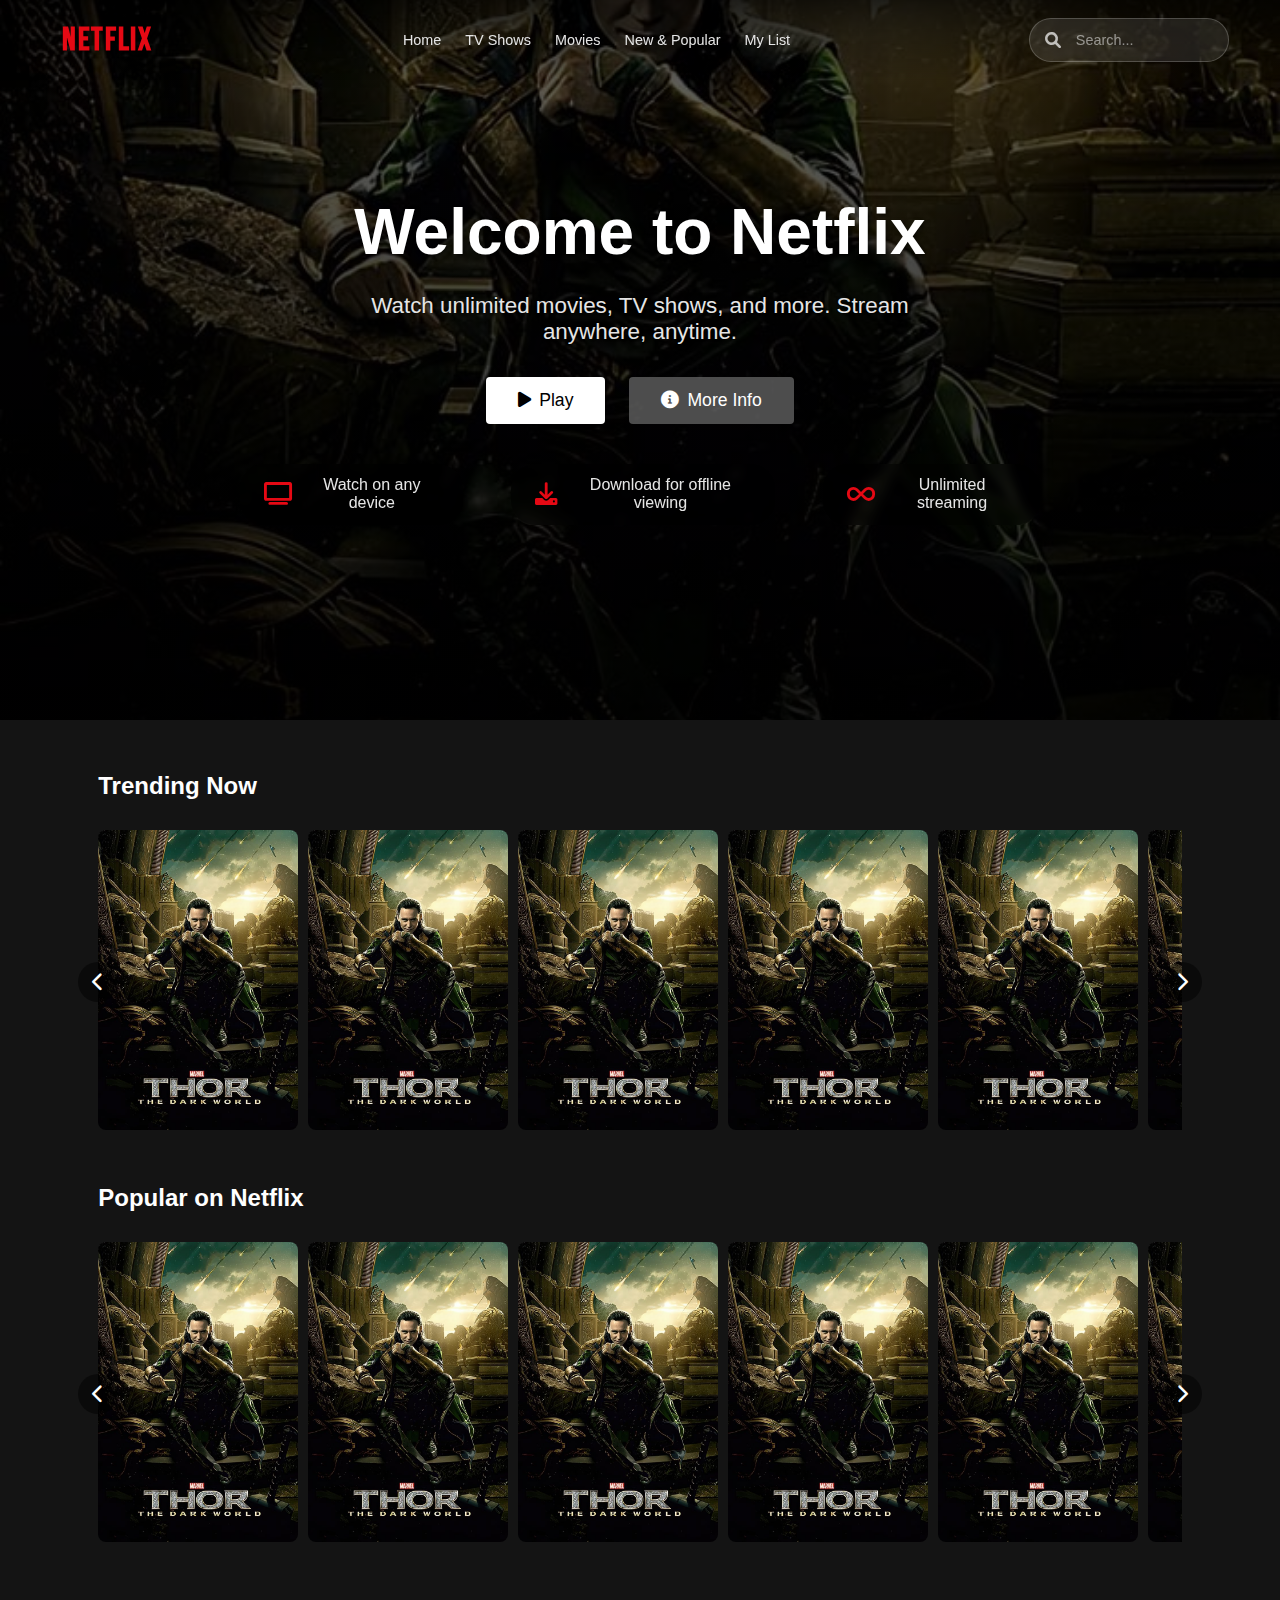
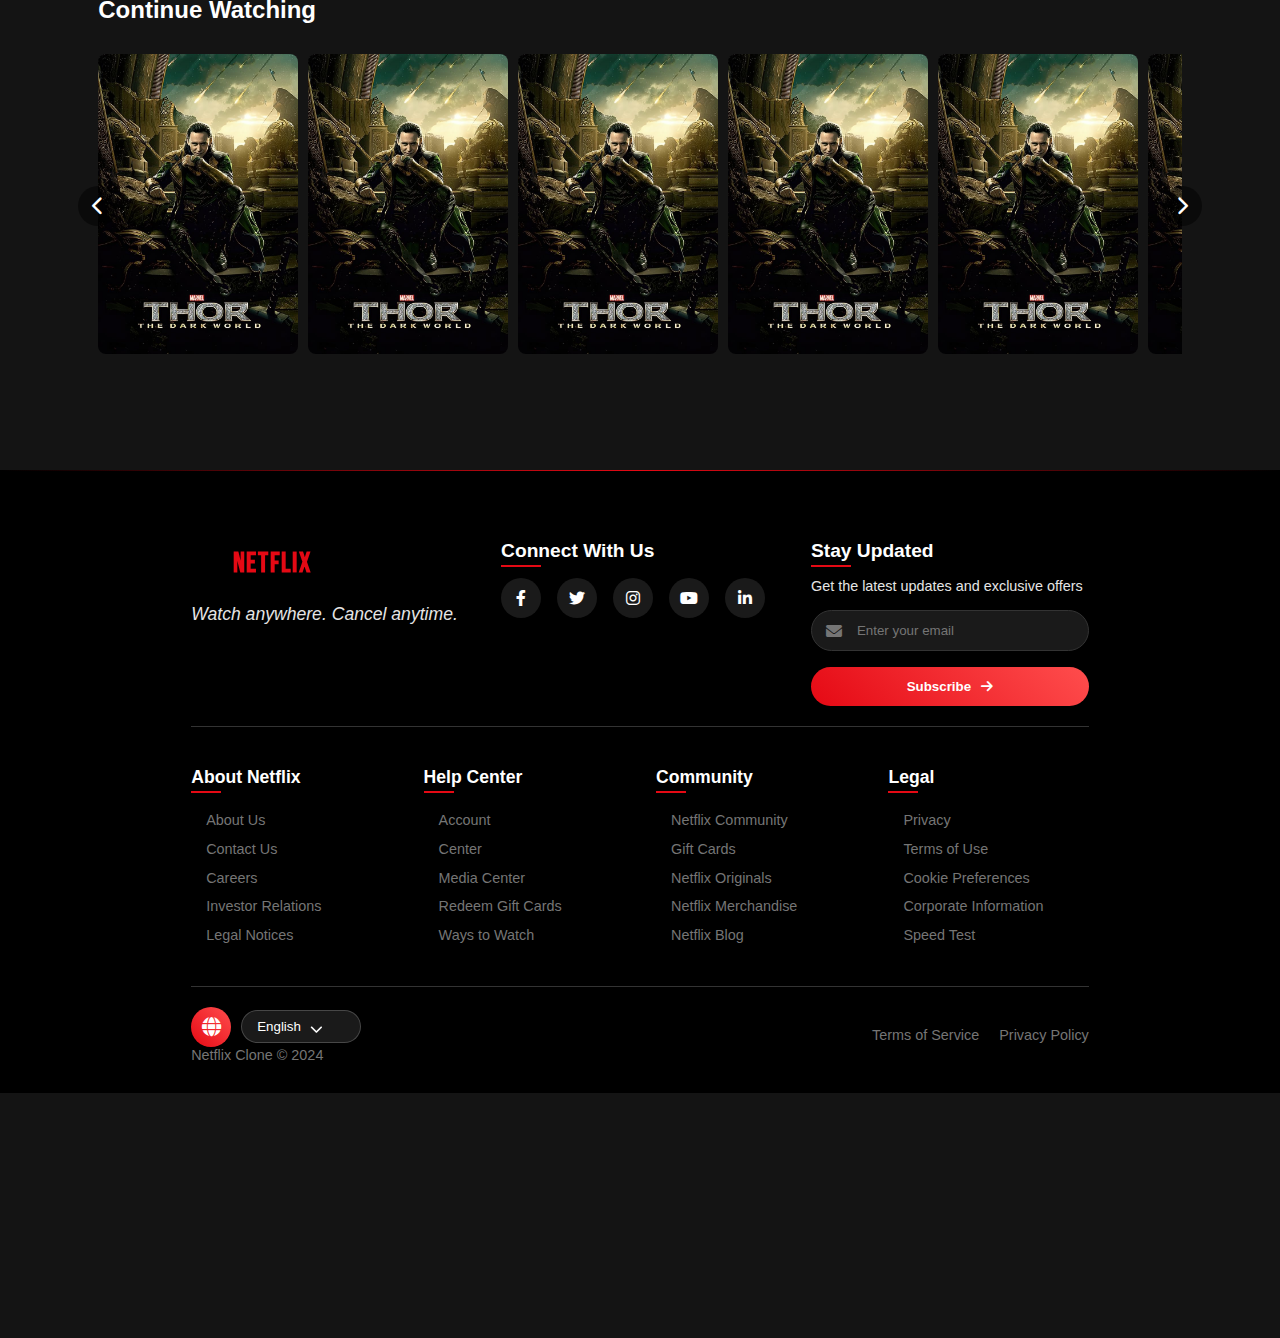
<file: index.html>
<!DOCTYPE html>
<html lang="en">
<head>
    <meta charset="UTF-8">
    <meta name="viewport" content="width=device-width, initial-scale=1.0">
    <title>Netflix Clone</title>
    <link rel="preconnect" href="https://fonts.googleapis.com">
    <link rel="preconnect" href="https://fonts.gstatic.com" crossorigin>
    <link href="https://fonts.googleapis.com/css2?family=Bebas+Neue&display=swap" rel="stylesheet">
    <link rel="stylesheet" href="styles.css">
    <link rel="stylesheet" href="https://cdnjs.cloudflare.com/ajax/libs/font-awesome/6.0.0/css/all.min.css">
</head>
<body>
    <!-- Navigation -->
    <nav class="navbar">
        <div class="navbar-brand">
            <div class="netflix-logo">
                <span class="netflix-text">NETFLIX</span>
            </div>
        </div>
        <ul class="navbar-nav">
            <li><a href="#" class="nav-link">Home</a></li>
            <li><a href="#" class="nav-link">TV Shows</a></li>
            <li><a href="#" class="nav-link">Movies</a></li>
            <li><a href="#" class="nav-link">New & Popular</a></li>
            <li><a href="#" class="nav-link">My List</a></li>
        </ul>
        <div class="navbar-right">
            <div class="navbar-search">
                <div class="search-container">
                    <i class="fas fa-search search-icon"></i>
                    <input type="text" placeholder="Search..." class="search-input">
                </div>
            </div>
        </div>
    </nav>

    <!-- Hero Section -->
    <header class="hero">
        <div class="hero-content">
            <h1>Welcome to Netflix</h1>
            <p class="hero-description">Watch unlimited movies, TV shows, and more. Stream anywhere, anytime.</p>
            <div class="hero-buttons">
                <button class="play-btn"><i class="fas fa-play"></i> Play</button>
                <button class="more-info-btn"><i class="fas fa-info-circle"></i> More Info</button>
            </div>
            <div class="hero-features">
                <div class="feature">
                    <i class="fas fa-tv"></i>
                    <span>Watch on any device</span>
                </div>
                <div class="feature">
                    <i class="fas fa-download"></i>
                    <span>Download for offline viewing</span>
                </div>
                <div class="feature">
                    <i class="fas fa-infinity"></i>
                    <span>Unlimited streaming</span>
                </div>
            </div>
        </div>
        <div class="hero-overlay"></div>
    </header>

    <!-- Content Rows -->
    <main>
        <section class="content-row">
            <h2>Trending Now</h2>
            <div class="slider-container">
                <button class="slider-arrow prev-arrow">
                    <i class="fas fa-chevron-left"></i>
                </button>
                <div class="content-slider">
                    <div class="content-card">
                        <img src="662b46f86f12124be63d8513-poster-stop-online-thor-2-the-dark-world.jpg" alt="Thor: The Dark World">
                        <div class="card-overlay">
                            <h3>Thor: The Dark World</h3>
                            <p>Action, Adventure, Fantasy</p>
                            <div class="card-buttons">
                                <button><i class="fas fa-play"></i> Play</button>
                                <button><i class="fas fa-info-circle"></i> More Info</button>
                            </div>
                        </div>
                    </div>
                    <!-- More content cards will be added dynamically -->
                </div>
                <button class="slider-arrow next-arrow">
                    <i class="fas fa-chevron-right"></i>
                </button>
            </div>
        </section>

        <section class="content-row">
            <h2>Popular on Netflix</h2>
            <div class="slider-container">
                <button class="slider-arrow prev-arrow">
                    <i class="fas fa-chevron-left"></i>
                </button>
                <div class="content-slider">
                    <!-- Content cards will be added dynamically -->
                </div>
                <button class="slider-arrow next-arrow">
                    <i class="fas fa-chevron-right"></i>
                </button>
            </div>
        </section>

        <section class="content-row">
            <h2>Continue Watching</h2>
            <div class="slider-container">
                <button class="slider-arrow prev-arrow">
                    <i class="fas fa-chevron-left"></i>
                </button>
                <div class="content-slider">
                    <!-- Content cards will be added dynamically -->
                </div>
                <button class="slider-arrow next-arrow">
                    <i class="fas fa-chevron-right"></i>
                </button>
            </div>
        </section>
    </main>

    <!-- Footer Section -->
    <footer class="footer">
        <div class="footer-content">
            <div class="footer-top">
                <div class="footer-brand">
                    <div class="netflix-logo">
                        <span class="netflix-text">NETFLIX</span>
                    </div>
                    <p class="brand-tagline">Watch anywhere. Cancel anytime.</p>
                </div>
                <div class="footer-social">
                    <h3>Connect With Us</h3>
                    <div class="social-links">
                        <a href="#" class="social-link" title="Facebook"><i class="fab fa-facebook-f"></i></a>
                        <a href="#" class="social-link" title="Twitter"><i class="fab fa-twitter"></i></a>
                        <a href="#" class="social-link" title="Instagram"><i class="fab fa-instagram"></i></a>
                        <a href="#" class="social-link" title="YouTube"><i class="fab fa-youtube"></i></a>
                        <a href="#" class="social-link" title="LinkedIn"><i class="fab fa-linkedin-in"></i></a>
                    </div>
                </div>
                <div class="footer-newsletter">
                    <h3>Stay Updated</h3>
                    <p class="newsletter-text">Get the latest updates and exclusive offers</p>
                    <form class="newsletter-form">
                        <div class="input-group">
                            <i class="fas fa-envelope"></i>
                            <input type="email" placeholder="Enter your email">
                        </div>
                        <button type="submit">
                            <span>Subscribe</span>
                            <i class="fas fa-arrow-right"></i>
                        </button>
                    </form>
                </div>
            </div>
            <div class="footer-links">
                <div class="footer-column">
                    <h3>About Netflix</h3>
                    <ul>
                        <li><a href="#"><i class="fas fa-chevron-right"></i> About Us</a></li>
                        <li><a href="#"><i class="fas fa-chevron-right"></i> Contact Us</a></li>
                        <li><a href="#"><i class="fas fa-chevron-right"></i> Careers</a></li>
                        <li><a href="#"><i class="fas fa-chevron-right"></i> Investor Relations</a></li>
                        <li><a href="#"><i class="fas fa-chevron-right"></i> Legal Notices</a></li>
                    </ul>
                </div>
                <div class="footer-column">
                    <h3>Help Center</h3>
                    <ul>
                        <li><a href="#"><i class="fas fa-chevron-right"></i> Account</a></li>
                        <li><a href="#"><i class="fas fa-chevron-right"></i> Center</a></li>
                        <li><a href="#"><i class="fas fa-chevron-right"></i> Media Center</a></li>
                        <li><a href="#"><i class="fas fa-chevron-right"></i> Redeem Gift Cards</a></li>
                        <li><a href="#"><i class="fas fa-chevron-right"></i> Ways to Watch</a></li>
                    </ul>
                </div>
                <div class="footer-column">
                    <h3>Community</h3>
                    <ul>
                        <li><a href="#"><i class="fas fa-chevron-right"></i> Netflix Community</a></li>
                        <li><a href="#"><i class="fas fa-chevron-right"></i> Gift Cards</a></li>
                        <li><a href="#"><i class="fas fa-chevron-right"></i> Netflix Originals</a></li>
                        <li><a href="#"><i class="fas fa-chevron-right"></i> Netflix Merchandise</a></li>
                        <li><a href="#"><i class="fas fa-chevron-right"></i> Netflix Blog</a></li>
                    </ul>
                </div>
                <div class="footer-column">
                    <h3>Legal</h3>
                    <ul>
                        <li><a href="#"><i class="fas fa-chevron-right"></i> Privacy</a></li>
                        <li><a href="#"><i class="fas fa-chevron-right"></i> Terms of Use</a></li>
                        <li><a href="#"><i class="fas fa-chevron-right"></i> Cookie Preferences</a></li>
                        <li><a href="#"><i class="fas fa-chevron-right"></i> Corporate Information</a></li>
                        <li><a href="#"><i class="fas fa-chevron-right"></i> Speed Test</a></li>
                    </ul>
                </div>
            </div>
            <div class="footer-bottom">
                <div class="footer-bottom-left">
                    <div class="language-selector">
                        <div class="language-icon">
                            <i class="fas fa-globe"></i>
                        </div>
                        <div class="language-dropdown">
                            <button class="language-button">
                                <span class="current-language">English</span>
                                <i class="fas fa-chevron-up"></i>
                            </button>
                            <div class="language-options">
                                <button class="language-option active">English</button>
                                <button class="language-option">Español</button>
                                <button class="language-option">Français</button>
                                <button class="language-option">Deutsch</button>
                                <button class="language-option">Italiano</button>
                                <button class="language-option">Português</button>
                                <button class="language-option">Русский</button>
                                <button class="language-option">日本語</button>
                                <button class="language-option">한국어</button>
                                <button class="language-option">中文</button>
                            </div>
                        </div>
                    </div>
                    <p class="copyright">Netflix Clone © 2024</p>
                </div>
                <div class="footer-bottom-right">
                    <a href="#" class="footer-link">Terms of Service</a>
                    <a href="#" class="footer-link">Privacy Policy</a>
                </div>
            </div>
        </div>
    </footer>

    <script src="script.js"></script>
</body>
</html>
</file>
<file: styles.css>
/* Reset and Base Styles */
* {
    margin: 0;
    padding: 0;
    box-sizing: border-box;
}

body {
    font-family: 'Helvetica Neue', Arial, sans-serif;
    background-color: #141414;
    color: #fff;
}

/* Navbar Styles */
.navbar {
    position: fixed;
    top: 0;
    width: 100%;
    padding: 1rem 4%;
    display: flex;
    justify-content: space-between;
    align-items: center;
    background: linear-gradient(to bottom, rgba(0, 0, 0, 0.7) 0%, rgba(0, 0, 0, 0) 100%);
    z-index: 1000;
    transition: background-color 0.3s ease;
}

.navbar.scrolled {
    background-color: #141414;
}

.navbar-nav {
    display: flex;
    gap: 1.5rem;
    list-style: none;
}

.nav-link {
    color: #e5e5e5;
    text-decoration: none;
    font-size: 0.9rem;
    transition: all 0.3s ease;
    position: relative;
    padding: 5px 0;
}

.nav-link:hover {
    color: #e50914;
}

/* Remove the underline effect */
.nav-link::after {
    display: none;
}

/* Remove the background effect */
.nav-link:hover {
    background: none;
    padding: 5px 0;
}

/* Keep the subtle glow effect */
.nav-link:hover {
    text-shadow: 0 0 10px rgba(229, 9, 20, 0.5);
}

/* Search Bar Styles */
.navbar-search {
    position: relative;
}

.search-container {
    display: flex;
    align-items: center;
    background-color: rgba(255, 255, 255, 0.1);
    border-radius: 25px;
    padding: 8px 15px;
    transition: all 0.3s ease;
    border: 1px solid rgba(255, 255, 255, 0.2);
    width: 200px;
}

.search-container:focus-within {
    background-color: rgba(255, 255, 255, 0.15);
    border-color: rgba(255, 255, 255, 0.3);
    box-shadow: 0 0 10px rgba(255, 255, 255, 0.1);
}

.search-icon {
    color: rgba(255, 255, 255, 0.7);
    font-size: 1rem;
    margin-right: 10px;
}

.search-input {
    background: transparent;
    border: none;
    color: #fff;
    padding: 5px;
    width: 100%;
    font-size: 0.9rem;
    outline: none;
}

.search-input::placeholder {
    color: rgba(255, 255, 255, 0.5);
}

/* Update responsive styles for search */
@media (max-width: 768px) {
    .search-container {
        width: 180px;
    }
}

@media (max-width: 480px) {
    .search-container {
        width: 150px;
        padding: 6px 12px;
    }
    
    .search-input {
        font-size: 0.8rem;
    }
}

/* Enhanced Hero Section */
.hero {
    height: 80vh;
    background: linear-gradient(rgba(0, 0, 0, 0.5), rgba(0, 0, 0, 0.5)),
                url('662b46f86f12124be63d8513-poster-stop-online-thor-2-the-dark-world.jpg');
    background-size: cover;
    background-position: center;
    display: flex;
    align-items: center;
    justify-content: center;
    padding: 0 4%;
    position: relative;
}

.hero-overlay {
    position: absolute;
    top: 0;
    left: 0;
    right: 0;
    bottom: 0;
    background: linear-gradient(to bottom, rgba(0, 0, 0, 0.2) 0%, rgba(0, 0, 0, 0.8) 100%);
    z-index: 1;
}

.hero-content {
    max-width: 800px;
    position: relative;
    z-index: 2;
    text-align: center;
}

.hero-content h1 {
    font-size: 4rem;
    margin-bottom: 1.5rem;
    text-shadow: 2px 2px 4px rgba(0, 0, 0, 0.5);
}

.hero-description {
    font-size: 1.4rem;
    margin-bottom: 2rem;
    color: #e5e5e5;
    text-shadow: 1px 1px 2px rgba(0, 0, 0, 0.5);
    max-width: 600px;
    margin-left: auto;
    margin-right: auto;
}

.hero-buttons {
    display: flex;
    gap: 1.5rem;
    margin-bottom: 2.5rem;
    justify-content: center;
}

.play-btn, .more-info-btn {
    padding: 0.8rem 2rem;
    font-size: 1.1rem;
    border-radius: 4px;
    cursor: pointer;
    transition: all 0.3s ease;
    display: flex;
    align-items: center;
    gap: 0.5rem;
}

.play-btn {
    background-color: #fff;
    color: #000;
    border: none;
}

.more-info-btn {
    background-color: rgba(109, 109, 110, 0.7);
    color: #fff;
    border: none;
}

.play-btn:hover {
    background-color: rgba(255, 255, 255, 0.8);
}

.more-info-btn:hover {
    background-color: rgba(109, 109, 110, 0.9);
}

.hero-features {
    display: flex;
    gap: 3rem;
    margin-top: 2.5rem;
    justify-content: center;
}

.feature {
    display: flex;
    align-items: center;
    gap: 0.8rem;
    color: #e5e5e5;
    background-color: rgba(0, 0, 0, 0.3);
    padding: 0.8rem 1.5rem;
    border-radius: 25px;
    backdrop-filter: blur(5px);
    transition: all 0.3s ease;
}

.feature:hover {
    background-color: rgba(0, 0, 0, 0.5);
    transform: translateY(-3px);
}

.feature i {
    font-size: 1.4rem;
    color: #e50914;
}

/* Content Rows */
main {
    padding: 2rem 4%;
}

.content-row {
    padding: 20px 4%;
    position: relative;
}

.content-row h2 {
    color: #fff;
    font-size: 1.5rem;
    margin-bottom: 20px;
}

.slider-container {
    position: relative;
    display: flex;
    align-items: center;
    gap: 10px;
}

.content-slider {
    display: flex;
    gap: 10px;
    overflow-x: hidden;
    scroll-behavior: smooth;
    padding: 10px 0;
    scrollbar-width: none;
    -ms-overflow-style: none;
}

.content-slider::-webkit-scrollbar {
    display: none;
}

.slider-arrow {
    position: absolute;
    top: 50%;
    transform: translateY(-50%);
    width: 40px;
    height: 40px;
    border-radius: 50%;
    background: rgba(0, 0, 0, 0.5);
    border: none;
    color: #fff;
    cursor: pointer;
    display: flex;
    align-items: center;
    justify-content: center;
    transition: all 0.3s ease;
    z-index: 2;
}

.slider-arrow:hover {
    background: rgba(0, 0, 0, 0.8);
    transform: translateY(-50%) scale(1.1);
}

.prev-arrow {
    left: -20px;
}

.next-arrow {
    right: -20px;
}

.slider-arrow i {
    font-size: 1.2rem;
}

.content-card {
    flex: 0 0 200px;
    position: relative;
    transition: all 0.3s ease;
    cursor: pointer;
}

.content-card:hover {
    transform: scale(1.05);
    z-index: 1;
}

.content-card img {
    width: 100%;
    height: 300px;
    object-fit: cover;
    border-radius: 8px;
}

.card-overlay {
    position: absolute;
    bottom: 0;
    left: 0;
    right: 0;
    background: linear-gradient(to top, rgba(0, 0, 0, 0.9), transparent);
    padding: 20px;
    border-radius: 8px;
    opacity: 0;
    transform: translateY(20px);
    transition: all 0.3s ease;
}

.content-card:hover .card-overlay {
    opacity: 1;
    transform: translateY(0);
}

.card-overlay h3 {
    color: #fff;
    font-size: 1.1rem;
    margin-bottom: 5px;
}

.card-overlay p {
    color: #ccc;
    font-size: 0.9rem;
    margin-bottom: 15px;
}

.card-buttons {
    display: flex;
    gap: 10px;
}

.card-buttons button {
    padding: 8px 15px;
    border: none;
    border-radius: 4px;
    cursor: pointer;
    display: flex;
    align-items: center;
    gap: 5px;
    font-size: 0.9rem;
    transition: all 0.3s ease;
}

.card-buttons button:first-child {
    background: #fff;
    color: #000;
}

.card-buttons button:last-child {
    background: rgba(255, 255, 255, 0.2);
    color: #fff;
}

.card-buttons button:hover {
    transform: scale(1.05);
}

/* Update responsive styles for slider */
@media (max-width: 768px) {
    .slider-arrow {
        width: 35px;
        height: 35px;
    }
    
    .content-card {
        flex: 0 0 150px;
    }
    
    .content-card img {
        height: 225px;
    }
}

@media (max-width: 480px) {
    .slider-arrow {
        width: 30px;
        height: 30px;
    }
    
    .content-card {
        flex: 0 0 120px;
    }
    
    .content-card img {
        height: 180px;
    }
    
    .card-overlay {
        padding: 15px;
    }
    
    .card-overlay h3 {
        font-size: 1rem;
    }
    
    .card-buttons button {
        padding: 6px 12px;
        font-size: 0.8rem;
    }
}

/* Enhanced Footer Styles */
.footer {
    background-color: #000;
    color: #757575;
    padding: 70px 0 30px;
    margin-top: 50px;
    position: relative;
}

.footer::before {
    content: '';
    position: absolute;
    top: 0;
    left: 0;
    right: 0;
    height: 1px;
    background: linear-gradient(to right, transparent, #e50914, transparent);
}

.footer-content {
    max-width: 1000px;
    margin: 0 auto;
    padding: 0 4%;
}

.footer-top {
    display: grid;
    grid-template-columns: 1fr 1fr 1fr;
    gap: 2rem;
    margin-bottom: 40px;
    padding-bottom: 20px;
    border-bottom: 1px solid #333;
}

.footer-brand {
    display: flex;
    flex-direction: column;
    gap: 1rem;
}

.footer-logo {
    height: 30px;
    width: auto;
}

.brand-tagline {
    color: #e5e5e5;
    font-size: 1.1rem;
    font-style: italic;
}

.footer-social h3, .footer-newsletter h3 {
    color: #fff;
    font-size: 1.2rem;
    margin-bottom: 1rem;
    position: relative;
    display: inline-block;
}

.footer-social h3::after, .footer-newsletter h3::after {
    content: '';
    position: absolute;
    bottom: -5px;
    left: 0;
    width: 40px;
    height: 2px;
    background-color: #e50914;
}

.social-links {
    display: flex;
    gap: 1rem;
}

.social-link {
    width: 40px;
    height: 40px;
    border-radius: 50%;
    background-color: rgba(255, 255, 255, 0.1);
    display: flex;
    align-items: center;
    justify-content: center;
    color: #fff;
    text-decoration: none;
    transition: all 0.3s ease;
    position: relative;
    overflow: hidden;
}

.social-link::before {
    content: '';
    position: absolute;
    top: 0;
    left: 0;
    width: 100%;
    height: 100%;
    background: linear-gradient(45deg, #e50914, #ff4d4d);
    opacity: 0;
    transition: opacity 0.3s ease;
}

.social-link:hover::before {
    opacity: 1;
}

.social-link i {
    position: relative;
    z-index: 1;
}

.social-link:hover {
    transform: translateY(-5px);
    box-shadow: 0 5px 15px rgba(229, 9, 20, 0.3);
}

.newsletter-text {
    color: #e5e5e5;
    margin-bottom: 1rem;
    font-size: 0.9rem;
}

.newsletter-form {
    display: flex;
    flex-direction: column;
    gap: 1rem;
}

.input-group {
    position: relative;
}

.input-group i {
    position: absolute;
    left: 15px;
    top: 50%;
    transform: translateY(-50%);
    color: #757575;
}

.newsletter-form input {
    width: 100%;
    padding: 12px 15px 12px 45px;
    border: 1px solid #333;
    background-color: rgba(255, 255, 255, 0.1);
    color: #fff;
    border-radius: 25px;
    transition: all 0.3s ease;
}

.newsletter-form input:focus {
    border-color: #e50914;
    background-color: rgba(255, 255, 255, 0.15);
    outline: none;
}

.newsletter-form button {
    padding: 12px 25px;
    background: linear-gradient(45deg, #e50914, #ff4d4d);
    color: #fff;
    border: none;
    border-radius: 25px;
    cursor: pointer;
    transition: all 0.3s ease;
    display: flex;
    align-items: center;
    justify-content: center;
    gap: 10px;
    font-weight: 600;
}

.newsletter-form button:hover {
    transform: translateY(-2px);
    box-shadow: 0 5px 15px rgba(229, 9, 20, 0.3);
}

.footer-links {
    display: grid;
    grid-template-columns: repeat(4, 1fr);
    gap: 2rem;
    margin-bottom: 30px;
}

.footer-column h3 {
    color: #fff;
    font-size: 1.1rem;
    margin-bottom: 1.5rem;
    position: relative;
    display: inline-block;
}

.footer-column h3::after {
    content: '';
    position: absolute;
    bottom: -5px;
    left: 0;
    width: 30px;
    height: 2px;
    background-color: #e50914;
}

.footer-column ul {
    list-style: none;
}

.footer-column ul li {
    margin-bottom: 0.8rem;
}

.footer-column ul li a {
    color: #757575;
    text-decoration: none;
    font-size: 0.9rem;
    transition: all 0.3s ease;
    display: flex;
    align-items: center;
    gap: 8px;
}

.footer-column ul li a i {
    font-size: 0.7rem;
    opacity: 0;
    transition: all 0.3s ease;
}

.footer-column ul li a:hover {
    color: #fff;
    transform: translateX(5px);
}

.footer-column ul li a:hover i {
    opacity: 1;
}

.footer-bottom {
    padding-top: 20px;
    border-top: 1px solid #333;
    display: flex;
    justify-content: space-between;
    align-items: center;
}

/* Language Selector Styles */
.language-selector {
    display: flex;
    align-items: center;
    gap: 10px;
    position: relative;
}

.language-icon {
    width: 40px;
    height: 40px;
    border-radius: 50%;
    background: linear-gradient(45deg, #e50914, #ff4d4d);
    display: flex;
    align-items: center;
    justify-content: center;
    cursor: pointer;
    transition: all 0.3s ease;
}

.language-icon i {
    color: #fff;
    font-size: 1.2rem;
}

.language-icon:hover {
    transform: scale(1.1);
    box-shadow: 0 0 15px rgba(229, 9, 20, 0.3);
}

.language-dropdown {
    position: relative;
}

.language-button {
    background: rgba(255, 255, 255, 0.1);
    border: 1px solid rgba(255, 255, 255, 0.2);
    color: #fff;
    padding: 8px 15px;
    border-radius: 20px;
    cursor: pointer;
    display: flex;
    align-items: center;
    gap: 10px;
    transition: all 0.3s ease;
    min-width: 120px;
}

.language-button:hover {
    background: rgba(255, 255, 255, 0.15);
    border-color: rgba(255, 255, 255, 0.3);
}

.language-button i {
    font-size: 0.8rem;
    transition: transform 0.3s ease;
}

.language-dropdown.active .language-button i {
    transform: rotate(0deg);
}

.language-dropdown:not(.active) .language-button i {
    transform: rotate(180deg);
}

.language-options {
    position: absolute;
    top: 100%;
    left: 0;
    right: 0;
    background: rgba(0, 0, 0, 0.95);
    border: 1px solid rgba(255, 255, 255, 0.1);
    border-radius: 8px;
    margin-top: 5px;
    padding: 5px;
    opacity: 0;
    visibility: hidden;
    transform: translateY(-10px);
    transition: all 0.3s ease;
    max-height: 300px;
    overflow-y: auto;
    backdrop-filter: blur(10px);
}

.language-dropdown.active .language-options {
    opacity: 1;
    visibility: visible;
    transform: translateY(0);
}

.language-option {
    width: 100%;
    padding: 8px 15px;
    background: none;
    border: none;
    color: #fff;
    text-align: left;
    cursor: pointer;
    transition: all 0.3s ease;
    border-radius: 4px;
    display: flex;
    align-items: center;
    gap: 10px;
}

.language-option:hover {
    background: rgba(255, 255, 255, 0.1);
}

.language-option.active {
    background: rgba(229, 9, 20, 0.2);
    color: #e50914;
}

.language-option.active::before {
    content: '✓';
    color: #e50914;
}

/* Update responsive styles for language selector */
@media (max-width: 768px) {
    .language-selector {
        flex-direction: column;
        align-items: center;
    }
    
    .language-dropdown {
        width: 100%;
        max-width: 200px;
    }
    
    .language-button {
        width: 100%;
        justify-content: center;
    }
    
    .language-options {
        width: 100%;
        max-width: 200px;
    }
}

.copyright {
    color: #757575;
    font-size: 0.9rem;
}

.footer-bottom-right {
    display: flex;
    gap: 20px;
}

.footer-link {
    color: #757575;
    text-decoration: none;
    font-size: 0.9rem;
    transition: all 0.3s ease;
    position: relative;
}

.footer-link::after {
    content: '';
    position: absolute;
    bottom: -2px;
    left: 0;
    width: 0;
    height: 1px;
    background-color: #e50914;
    transition: width 0.3s ease;
}

.footer-link:hover {
    color: #fff;
}

.footer-link:hover::after {
    width: 100%;
}

/* Enhanced Responsive Footer */
@media (max-width: 768px) {
    .footer-top {
        grid-template-columns: 1fr;
        gap: 30px;
    }
    
    .footer-brand {
        text-align: center;
    }
    
    .footer-social {
        text-align: center;
    }
    
    .social-links {
        justify-content: center;
    }
    
    .footer-newsletter {
        text-align: center;
    }
    
    .newsletter-form {
        max-width: 400px;
        margin: 0 auto;
    }
    
    .footer-links {
        grid-template-columns: repeat(2, 1fr);
    }
    
    .footer-bottom {
        flex-direction: column;
        gap: 20px;
        text-align: center;
    }
    
    .footer-bottom-left, .footer-bottom-right {
        flex-direction: column;
        gap: 10px;
    }
}

@media (max-width: 480px) {
    .footer-links {
        grid-template-columns: 1fr;
    }
    
    .footer-column {
        text-align: center;
    }
    
    .footer-column ul li a {
        justify-content: center;
    }
}

/* Enhanced Responsive Design */
@media (max-width: 768px) {
    .hero-content h1 {
        font-size: 3rem;
    }
    
    .hero-description {
        font-size: 1.2rem;
    }
    
    .hero-features {
        flex-direction: column;
        gap: 1rem;
        align-items: center;
    }
    
    .feature {
        width: 100%;
        max-width: 300px;
        justify-content: center;
    }
    
    .footer-top {
        flex-direction: column;
        gap: 30px;
    }
    
    .newsletter-form {
        flex-direction: column;
    }
    
    .newsletter-form input {
        width: 100%;
    }
    
    .footer-bottom {
        flex-direction: column;
        gap: 20px;
        text-align: center;
    }
    
    .footer-bottom-left, .footer-bottom-right {
        flex-direction: column;
        gap: 10px;
    }
}

@media (max-width: 480px) {
    .hero-content h1 {
        font-size: 2.5rem;
    }
    
    .hero-buttons {
        flex-direction: column;
        gap: 1rem;
    }
    
    .play-btn, .more-info-btn {
        width: 100%;
        justify-content: center;
    }
    
    .footer-links {
        grid-template-columns: 1fr;
    }
}

/* Netflix Logo Styles */
.netflix-logo {
    position: relative;
    display: inline-block;
}

.netflix-text {
    font-family: 'Bebas Neue', sans-serif;
    font-size: 2.5rem;
    font-weight: 700;
    letter-spacing: 2px;
    color: #e50914;
    text-transform: uppercase;
    position: relative;
    text-shadow: 2px 2px 4px rgba(0, 0, 0, 0.3);
}

.netflix-text::before {
    content: '';
    position: absolute;
    top: 0;
    left: 0;
    width: 100%;
    height: 100%;
    background: linear-gradient(45deg, #e50914, #ff4d4d);
    -webkit-background-clip: text;
    background-clip: text;
    -webkit-text-fill-color: transparent;
    animation: logoGlow 2s ease-in-out infinite alternate;
}

@keyframes logoGlow {
    from {
        filter: drop-shadow(0 0 2px rgba(229, 9, 20, 0.5));
    }
    to {
        filter: drop-shadow(0 0 8px rgba(229, 9, 20, 0.8));
    }
}

/* Update existing logo styles */
.navbar-brand {
    display: flex;
    align-items: center;
}

.navbar .netflix-logo {
    transform: scale(0.8);
}

.footer-brand .netflix-logo {
    transform: scale(0.7);
}

/* Remove old logo styles */
.logo, .footer-logo {
    display: none;
}
</file>
